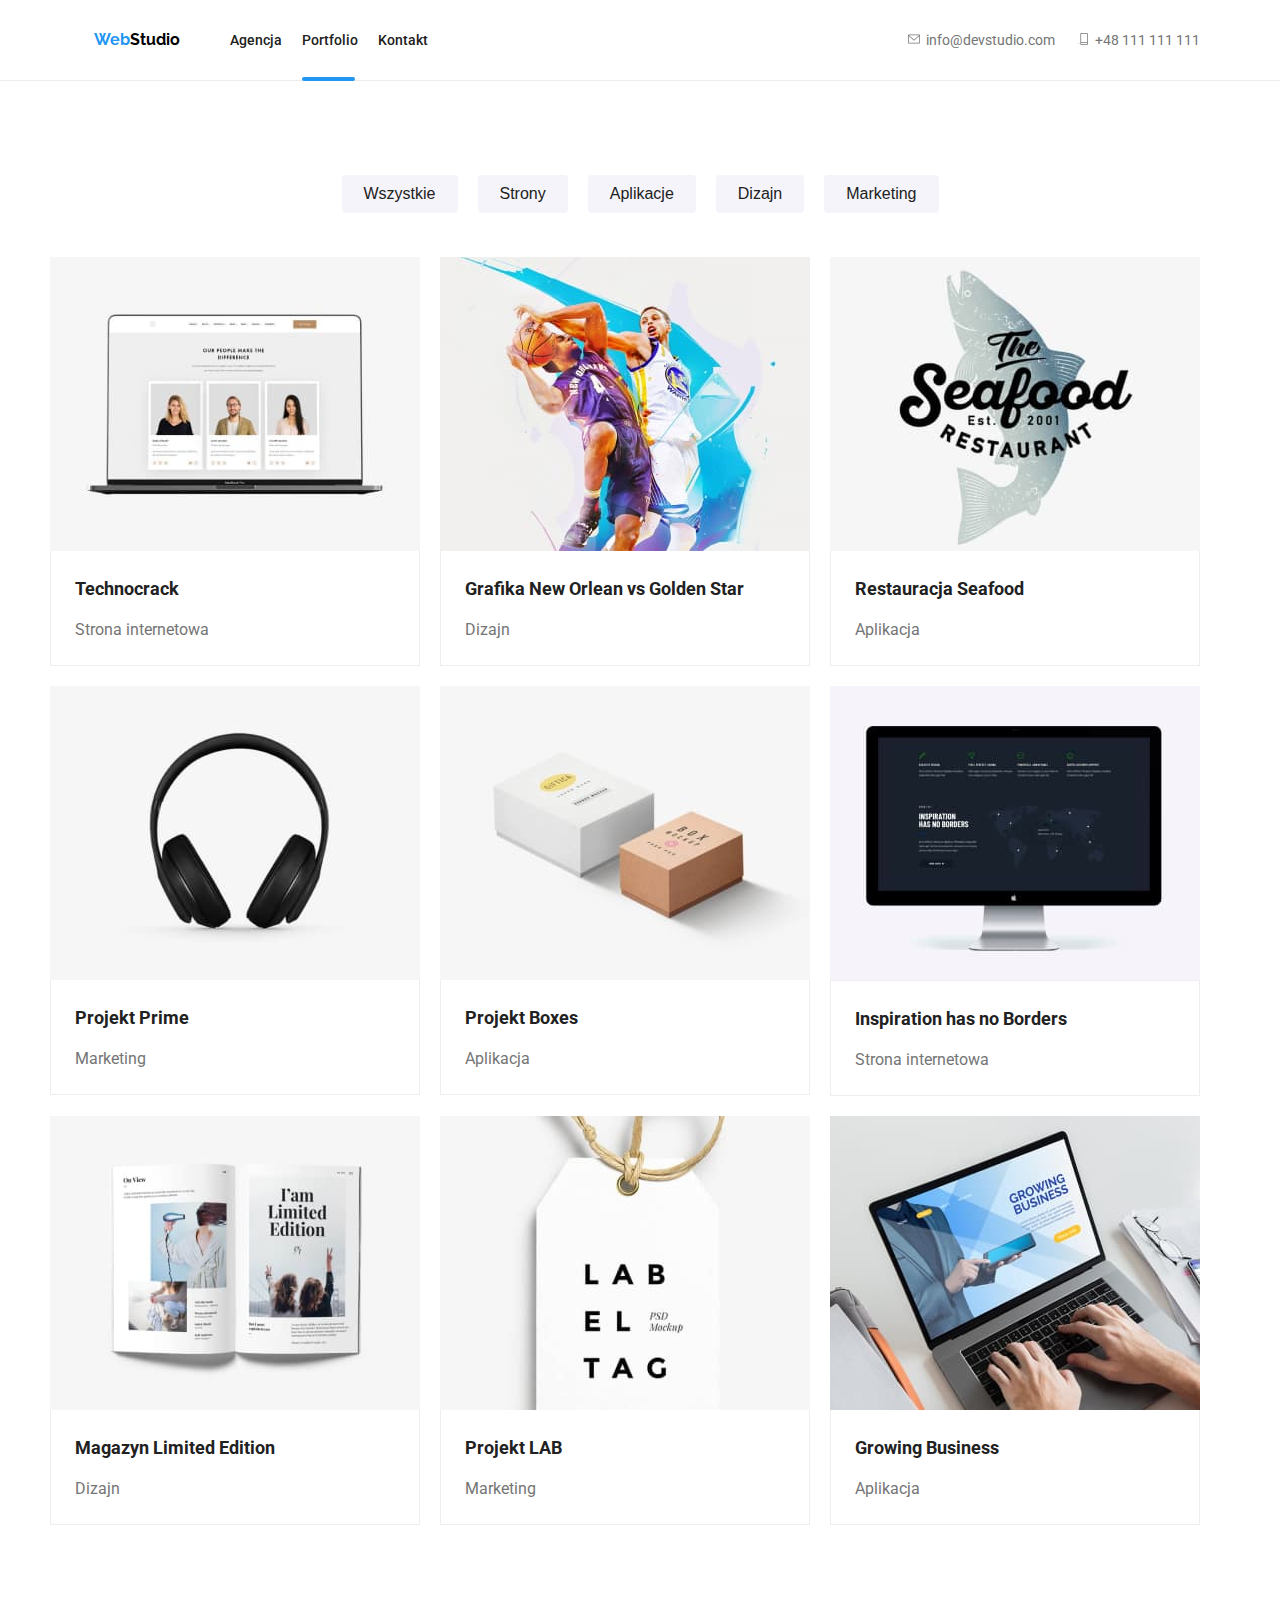
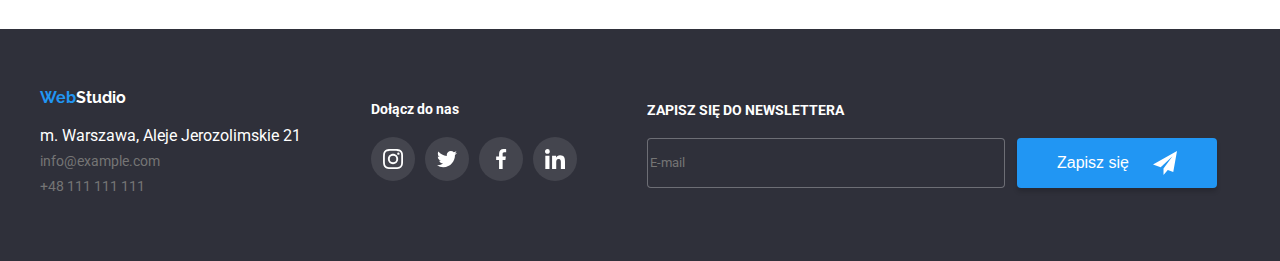
<file: portfolio.html>
<!DOCTYPE html>
<html lang="en">
  <head>
    <title>Homework_2</title>
    <meta http-equiv="X-UA-Compatible" content="IE=edge" />
    <meta charset="utf-8" />
    <meta name="viewport" content="width=device-width, initial-scale=1.0" />
    <link rel="stylesheet" href="https://cdnjs.cloudflare.com/ajax/libs/modern-normalize/2.0.0/modern-normalize.min.css" 
    integrity="sha512-4xo8blKMVCiXpTaLzQSLSw3KFOVPWhm/TRtuPVc4WG6kUgjH6J03IBuG7JZPkcWMxJ5huwaBpOpnwYElP/m6wg==" 
    crossorigin="anonymous" 
    referrerpolicy="no-referrer" />
    <link rel="stylesheet" href="css/styles.css" type="text/css"/>
    <link rel="preconnect" href="https://fonts.googleapis.com">
    <link rel="preconnect" href="https://fonts.gstatic.com" crossorigin>
    <link href="https://fonts.googleapis.com/css2?family=Raleway:wght@700&family=Roboto:wght@400;500;700;900&display=swap" 
    rel="stylesheet">
  </head>
  <body lang="pl">
    <header>
        <div class="container">
            <div class="head">
              <div class="head-left">
                <div class="logo-top">
                  <a href="./index.html"><span>Web</span>Studio</a>
                </div>
                <ul class="nav-list">
                    <li class="nav-list-item">
                      <a class="agency" href="./index.html">Agencja</a>
                      
                    </li>
                    <li class="nav-list-item">
                      <a class="portfolio" href="./portfolio.html">Portfolio</a>
                      <div class="underline"></div>
                    </li>
                    <li class="nav-list-item">
                      <a class="contact" href="#">Kontakt</a>
                    </li>
                  </ul>
              </div>
                <div class="head-right">
                    <ul class="head-right-list">
                        <li >
                            <div class="link-mail-head">
                              <svg width="16" height="12">
                                <use href="./images/icons.svg#icon-envelope"></use>
                              </svg>
                              <a href="#">info@devstudio.com</a>
                            </div>
                        </li>
                        <li >
                            <div class="link-phone-head">
                              <svg  width="16" height="12">
                                <use href="./images/icons.svg#icon-smartphone"></use>
                              </svg>
                              <a href="tel:48111111111">+48 111 111 111</a>
                            </div>
                        </li>
                    </ul>
                </div>
            </div>
        </div>
    </header>    
    <main>
        <div class="container">
            <section class="section">
                <!--HERO-->
                <div>
                    <ul class="button-head">
                        <li class="button"><button type="button">Wszystkie</button></li>
                        <li class="button"><button type="button">Strony</button></li>
                        <li class="button"><button type="button">Aplikacje</button></li>
                        <li class="button"><button type="button">Dizajn</button></li>
                        <li class="button"><button type="button">Marketing</button></li>
                    </ul>
                </div>    
                <!--Opis-->
                <div>
                    <ul class="image-list">
                        <li class="item">
                          <div class="box">
                            <div class="overlay">
                              <p>
                                Technocrack jest popularną platformą wykorzystywaną do rozpowszechniania koronawirusa. 
                                Firmy wykorzystują tę platformę do celów szpiegowskich i ataków na niezabezpieczone serwery konkurencji
                              </p>
                            </div>
                            <img src="images/images.portfolio/1strona.jpg"
                            alt="Technocrack"
                            width="370"
                            height="294" >
                          </div>
                            <div class="item-text">
                                <h2>Technocrack</h2>
                                <p>Strona internetowa</p>
                            </div>
                        </li>
                        <li class="item">
                          <div class="box">
                            <div class="overlay">
                              <p>
                                Technocrack jest popularną platformą wykorzystywaną do rozpowszechniania koronawirusa. 
                                Firmy wykorzystują tę platformę do celów szpiegowskich i ataków na niezabezpieczone serwery konkurencji
                              </p>
                            </div>     
                            <img src="images/images.portfolio/2dizajn.jpg"
                                alt="Basketball players"
                                width="370"
                                height="294">
                          </div>
                          <div class="item-text">
                            <h2>Grafika New Orlean vs Golden Star</h2>
                            <p>Dizajn</p>
                          </div>    
                        </li> 
                        <li class="item">
                          <div class="box">
                            <div class="overlay">
                              <p>
                                Technocrack jest popularną platformą wykorzystywaną do rozpowszechniania koronawirusa. 
                                Firmy wykorzystują tę platformę do celów szpiegowskich i ataków na niezabezpieczone serwery konkurencji
                              </p>
                            </div>
                          <img src="images/images.portfolio/3seafood.jpg"
                            alt="Restaurant"
                            width="370"
                            height="294">
                          </div>  
                          <div class="item-text">
                                    <h2>Restauracja Seafood</h2>
                                    <p>Aplikacja</p>
                          </div>
                        </li>        
                        <li class="item">
                          <div class="box">
                            <div class="overlay">
                              <p>
                                Technocrack jest popularną platformą wykorzystywaną do rozpowszechniania koronawirusa. 
                                Firmy wykorzystują tę platformę do celów szpiegowskich i ataków na niezabezpieczone serwery konkurencji
                              </p>
                            </div>  
                            <img src="images/images.portfolio/4earpods.jpg"
                              alt="Earpods"
                              width="370"
                              height="294">
                          </div>
                              <div class="item-text">
                                <h2>Projekt Prime</h2>
                                <p>Marketing</p>
                              </div>
                        </li>  
                        <li class="item">
                          <div class="box">
                            <div class="overlay">
                              <p>
                                Technocrack jest popularną platformą wykorzystywaną do rozpowszechniania koronawirusa. 
                                Firmy wykorzystują tę platformę do celów szpiegowskich i ataków na niezabezpieczone serwery konkurencji
                              </p>
                            </div>       
                          <img src="images/images.portfolio/5boxes.jpg"
                              alt="Project boxes"
                              width="370"
                              height="294">
                          </div>
                          <div class="item-text">
                            <h2>Projekt Boxes</h2>
                            <p>Aplikacja</p>
                          </div>
                        </li> 
                        <li class="item">
                          <div class="box">
                            <div class="overlay">
                              <p>
                                Technocrack jest popularną platformą wykorzystywaną do rozpowszechniania koronawirusa. 
                                Firmy wykorzystują tę platformę do celów szpiegowskich i ataków na niezabezpieczone serwery konkurencji
                              </p>
                            </div>   
                            <img src="images/images.portfolio/6pc.jpg"
                              alt="Monitor"
                              width="370"
                              height="294">
                          </div>    
                          <div class="item-text">
                                    <div class="item-text"></div>
                                    <h2>Inspiration has no Borders</h2>
                                    <p>Strona internetowa</p>
                          </div>
                        </li> 
                        <li class="item">
                          <div class="box">
                            <div class="overlay">
                              <p>
                                Technocrack jest popularną platformą wykorzystywaną do rozpowszechniania koronawirusa. 
                                Firmy wykorzystują tę platformę do celów szpiegowskich i ataków na niezabezpieczone serwery konkurencji
                              </p>
                            </div>    
                            <img src="images/images.portfolio/7book.jpg"
                                alt="Journal"
                                width="370"
                              height="294">
                          </div>
                          <div class="item-text">
                            <h2>Magazyn Limited Edition</h2>
                            <p>Dizajn</p>
                          </div>
                        </li>
                        <li class="item">
                          <div class="box">
                            <div class="overlay">
                              <p>
                                Technocrack jest popularną platformą wykorzystywaną do rozpowszechniania koronawirusa. 
                                Firmy wykorzystują tę platformę do celów szpiegowskich i ataków na niezabezpieczone serwery konkurencji
                              </p>
                            </div>    
                            <img src="images/images.portfolio/8lab.jpg"
                              alt="Project lab marketing"
                              width="370"
                              height="294">
                          </div>
                            <div class="item-text">
                            <h2>Projekt LAB</h2>
                            <p>Marketing</p>
                          </div>
                        </li>
                        <li class="item">
                          <div class="box">
                            <div class="overlay">
                              <p>
                                Technocrack jest popularną platformą wykorzystywaną do rozpowszechniania koronawirusa. 
                                Firmy wykorzystują tę platformę do celów szpiegowskich i ataków na niezabezpieczone serwery konkurencji
                              </p>
                            </div>    
                            <img src="images/images.portfolio/9laptop.jpg"
                                alt="Working with laptop"
                                width="370"
                                height="294">
                          </div>
                          <div class="item-text">
                            <h2>Growing Business</h2>
                            <p>Aplikacja</p>
                          </div>
                        </li>
                            
                    </ul>
                </div> 
            </section>
        </div>        
    </main>
    <footer class="footer">
        <div class="container">
          <div class="footer-block">
            <div class="footer-left">
              <div>
                <a class="logo-bottom" href="index.html"><span>Web</span>Studio</a>
              </div>
              <div>
                <address class="address">
                  <ul class="address-list">
                    <li>
                    <p>m. Warszawa, Aleje Jerozolimskie 21</p>
                    </li>
                    <li>
                    <p class="link-footer1">info@example.com</p>
                    </li>
                    <li>
                    <p class="link-footer2">+48 111 111 111</p>
                    </li>
                  </ul>
                </address>
              </div>
            </div>
            <div class="footer-right">
              <h4>Dołącz do nas</h4>
              <ul class="bottom-icons">
                <li class="icon-bottom-item">
                  <svg class="item-icon" width="20" heigh="20">
                    <use href="./images/icons.svg#icon-instagram"></use>
                  </svg>
                </li>
                <li class="icon-bottom-item">
                  <svg class="item-icon" width="20" heigh="20">
                    <use href="./images/icons.svg#icon-twitter"></use>
                  </svg>
                </li>
                <li class="icon-bottom-item">
                  <svg class="item-icon" width="20" heigh="20">
                    <use href="./images/icons.svg#icon-facebook"></use>
                  </svg>
                </li>
                <li class="icon-bottom-item">
                  <svg class="item-icon" width="20" heigh="20">
                    <use href="./images/icons.svg#icon-linkedin"></use>
                  </svg>
                </li>
              </ul>
            </div>
            <div class="footer-newsletter">
              <form class="newsletter-form" name="signup_form" autocomplete="on" novalidate>
                <label>
                  <h4>Zapisz się do newslettera</h4>
                  <input type="email" name="email" placeholder="E-mail" />
                </label>
                <button class="label-button" type="submit">Zapisz się
                  <svg  width="24" height="24">
                    <use href="./images/icons.svg#icon-icon-send"></use>
                  </svg>
                </button> 
              </form>
            </div>
          </div>
        </div>
    </footer>
</body>
</html>
</file>
<file: css/styles.css>
*,
*::before,
*::after {
  box-sizing: border-box;
}

*{
    font-family: 'Roboto', 'Raleway' sans-serif;
    margin: auto;
         
}


.container {
    max-width: 1200px;
    justify-content: center;
   
}
header {
    border-bottom: 1px solid #ECECEC;
}

.head {
    display: flex;
    color: #212121;
    font-size: 16px;
    line-height: 1.14;
    text-decoration: none;
    height: 80px;
        
}

.head li {
    padding-inline: 10px;
}
.head-left {
    display: flex;
    justify-content: space-between;
    padding-right: 364px;
}

.logo-top a {
    color: #000000;
    font-weight: 700;
    font-family:'Raleway';
    padding-top: 24px;
    padding-bottom: 25px;
    text-decoration: none;
    margin: 0;
}

.logo-top span {
    color: #2196F3;
}
.nav-list {
    display: flex;
    margin: unset;
    justify-content: space-between;
    align-items: center;
    text-decoration: none;
}

.nav-list a {
    margin: unset;
    justify-content: space-between;
    transition: 250ms cubic-bezier(0.4, 0, 0.2, 1);
    text-decoration: none;
    
}
.agency {
    color: #212121;
    font-weight: 500;
    font-size: 14px;
    margin: 0; 
}
.agency:hover {
    color: #2196F3;
}
.portfolio {
    color: #212121;
    font-weight: 500;
    font-size: 14px;
    margin: 0; 
}
.portfolio:hover {
    color: #2196F3;
}
.contact {
    color: #212121;
    font-weight: 500;
    font-size: 14px;
    margin: 0; 
}
.contact:hover {
    color: #2196F3;
}

.underline {
    position: absolute;
    background-color: #2196F3;
    border-radius: 2px;
    width: 53px;
    height: 4px;
    margin-top: 28px;
}

.link-mail-head {
    transition: 250ms cubic-bezier(0.4, 0, 0.2, 1);
}
.link-phone-head {
    transition: 250ms cubic-bezier(0.4, 0, 0.2, 1);
}

.head-right {
    display: flex;
    justify-content: space-between;
    margin: unset;
    padding-right: 30px;
}



.head-right-list {
    display: flex;
    cursor: pointer;
    transition: 250ms cubic-bezier(0.4, 0, 0.2, 1);
}
.head-right-list a{
    text-decoration: none;
    color: #757575;
    font-size: 14px;
    
}
.head-right-list svg {
    fill: #757575;
    
}

.head-right-list :hover {
    color: #2196F3;
    fill: #2196F3;
    
}
.head-right-list :hover svg {
    fill: var(--hover-color);
    

} 
.head-right-list :hover a {
    color: var(--hover-color);
    
}
body {
    font-family: 'Roboto', sans-serif;
    background-color: #FFFFFF;
    color: #212121;
    text-decoration: none;
    line-height: 1.5;
     
}
.section {
    padding-top: 94px;
    padding-bottom: 94px;
        
}

button {
    font-style: normal;
    font-weight: 500;
    font-size: 16px;
    line-height: 26px;
    display: inline;
    color:#212121;
    background-color: #F5F4FA;
    cursor: pointer;
    justify-content: space-between;
    border: 3px;
    padding: 6px 22px;
    border-radius: 4px;
    transition: 250ms cubic-bezier(0.4, 0, 0.2, 1);

}
.button {
    padding-inline: 8px;
    transition: 250ms cubic-bezier(0.4, 0, 0.2, 1);

}

.button-head {
    padding-bottom: 34px;
    padding-left: 215px;
    padding-right: 215px;
    max-width: fit-content;
    text-align: center;
    transition: 250ms cubic-bezier(0.4, 0, 0.2, 1);
}

button:hover {
    background-color: #2196F3;
    color: #FFFFFF;
    transition: 250ms cubic-bezier(0.4, 0, 0.2, 1);
}

.image-list {
    display: flex;
    flex-wrap:wrap;
    list-style:inside;
    padding: unset;
    margin: unset;
    transition: 250ms cubic-bezier(0.4, 0, 0.2, 1);
  
}

.item {
    flex-basis: calc(100%  / 3);
    border: #757575;
    max-width: fit-content;
    margin: 10px;
    transition: 250ms cubic-bezier(0.4, 0, 0.2, 1);
}

.item:hover {
    cursor: pointer;
    box-shadow: 0px 1px 1px rgba(0, 0, 0, 0.12), 0px 4px 4px rgba(0, 0, 0, 0.06), 1px 4px 6px rgba(0, 0, 0, 0.16);
    transition: 250ms cubic-bezier(0.4, 0, 0.2, 1);
}

.item-text {
    border-bottom: 1px solid #EEEEEE;
    border-left: 1px solid #EEEEEE;
    border-right: 1px solid #EEEEEE;
}

.item h2{
    font-weight: 700;
    font-size: 18px;
    line-height: 36px;
    padding: 20px 24px 4px;
    color: #212121;
}
.item p {
    padding: 4px 24px 20px;
    font-weight: 400;
    font-size: 16px;
    line-height: 30px;
    color: #757575;
}

.box {
    position: relative;
    overflow: hidden;
}
  
.overlay {
    position: absolute;
    top: 0;
    left: 0;
    width: 370px;
    height: 294px;
    background: rgba(33, 150, 243, 0.9);
    transform: translateY(+494px);
    transition: 250ms cubic-bezier(0.4, 0, 0.2, 1);  
}
.overlay p {
    font-style: normal;
    font-weight: 400;
    font-size: 18px;
    line-height: 28px;
    letter-spacing: 0.03em;
    color: #FFFFFF; 
    padding-top: 49px;
    padding-left: 24px;
}
.image-list :hover .overlay {
    transform: translateY(0);
    

  }
img {
    display: block;
    max-width: 100%;
    height: auto;
}

footer {
    background: #2F303A;
    font-size: 16px;
    line-height: 1.14;
    text-decoration: none;
    color: #FFFFFF; 
        
}

.footer {
    padding-top: 60px;
    padding-bottom: 60px;
    justify-content: space-between;
    
}

.footer-block {
    display: flex;
}

.footer-left{
    margin: unset;
}
.footer-right {
    margin: unset;
    padding-left: 70px;
    padding-top: 12px;
}

.footer-right h4{
    font-family: 'Roboto';
    font-style: normal;
    font-weight: 700;
    font-size: 14px;
    line-height: 16px;
    color: #FFFFFF;

}

.logo-bottom {
    color: #FFFFFF;
    font-weight: 700;
    text-decoration: none;
    font-family:'Raleway';       
}

.logo-bottom span {
    color: #2196F3;

}

.address-list {
    padding: 0;
    max-width: fit-content;
}
.address {
    font-style: normal;
    padding-top: 20px;
}

.link-footer1 {
    color: #757575;
    font-size: 14px;
    text-decoration: none;
    padding-top: 9px;
    padding-bottom: 9px;
    transition: 250ms cubic-bezier(0.4, 0, 0.2, 1);
   
}
.link-footer1:hover {
    color: #2196F3 ;
    
}
.link-footer2 {
    color: #757575;
    font-size: 14px;
    text-decoration: none;
    transition: 250ms cubic-bezier(0.4, 0, 0.2, 1);
}
.link-footer2:hover {
    color: #2196F3 ;
    
}

.bottom-icons{
    display: flex;
    justify-content: space-between;
    gap: 10px;
    padding: 20px 0px; 
    transition: 250ms cubic-bezier(0.4, 0, 0.2, 1);   

}

.bottom-icons :hover{
    background: var(--hover-color);
    cursor: pointer;
    
}
.bottom-icons :hover {
    background: #2196F3;
    
}


.icon-bottom-item {
    display: flex;
    width: 44px;
    height: 44px;
    border-radius: 50%;
    background: rgba(255, 255, 255, 0.1);
    background-attachment: fixed;
    cursor: pointer;
    transition: 250ms cubic-bezier(0.4, 0, 0.2, 1);

}


.item-icon {
    fill: #FFFFFF;
    margin: 12px;    
}

.footer-newsletter h4 {
    font-family: 'Roboto';
    font-style: normal;
    font-weight: 700;
    font-size: 14px;
    line-height: 16px;
    color: #FFFFFF;
    text-transform: uppercase;
}
.footer-newsletter {
    margin: unset;
    padding-left: 70px;
    padding-top: 12px;
    height: 86px;
    display: block;
}

.newsletter-form {
    display: flex;
}

.footer-newsletter input {
    font-family: inherit;
    height: 50px;
    width: 358px;
    border-radius: 4px;
    background-color: #2F303A;
    margin-top: 20px;
    border: 1px solid #FFFFFF4D; 
    color: #FFFFFF;
    outline: none;
}

.label-button {
    width: 200px;
    height: 50px;
    background: #2196F3;
    box-shadow: 0px 4px 4px rgba(0, 0, 0, 0.15);
    border-radius: 4px;
    color: #FFFFFF;
    fill: #FFFFFF;
    display: flex;
    justify-content: center;
    align-items: center;
    border: 0;
    margin-top: 37px;
    margin-left: 12px;
    
}
.label-button svg {
    margin: unset;
    margin-left: 24px;
}

li {
    display: inline;
    
}
</file>
